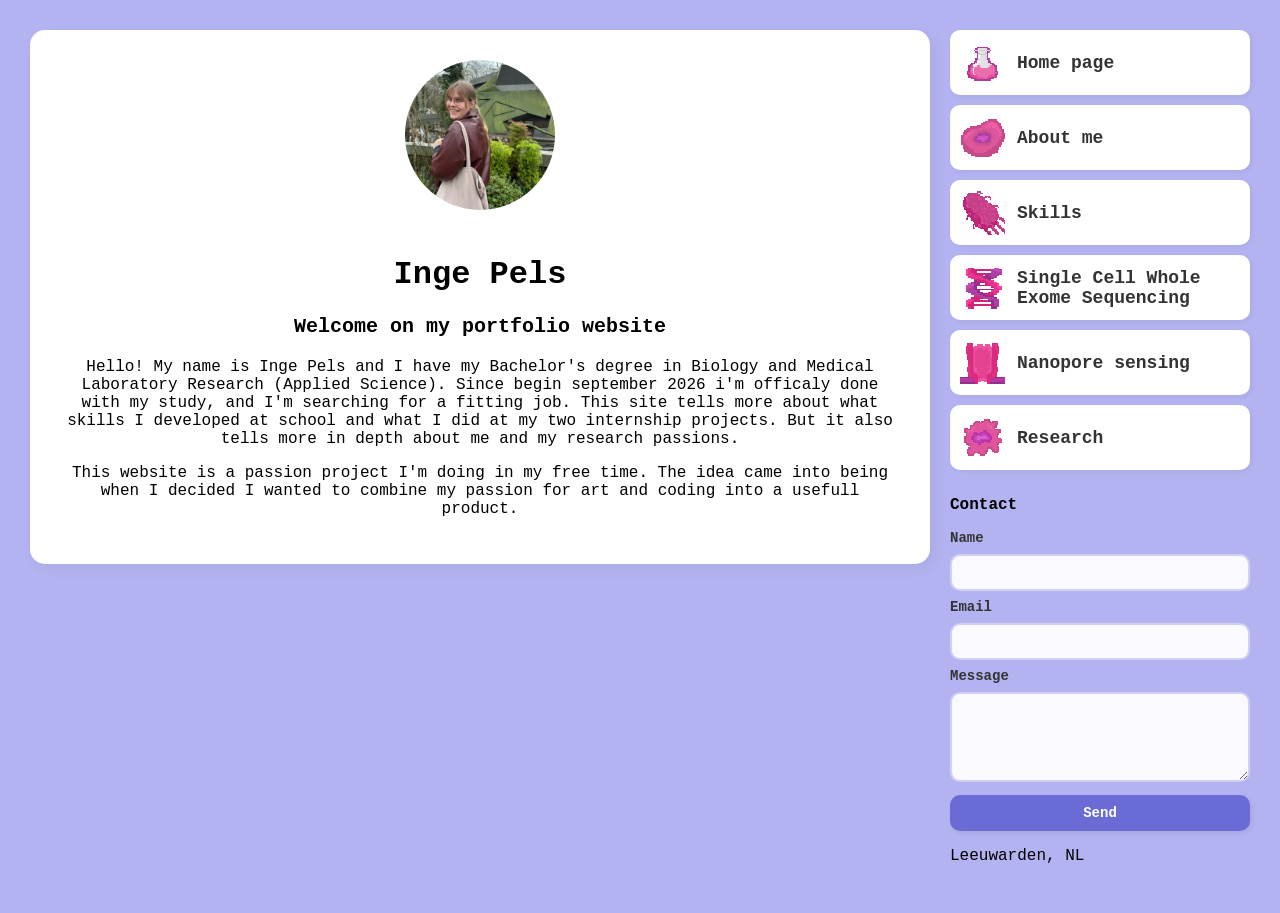
<file: index.html>
<!DOCTYPE html>
<html>
<head>
    <meta name="viewport" content="width=device-width, initial-scale=1.0">
    <title>Inge Pels portfolio</title>
    <link rel="stylesheet" href="style.css">
    <link href="https://fonts.google.com/specimen/DotGothic16" rel="stylesheet">
</head>







<body>

    <div class="portfolio-container">
     
        <img src="pf.jpg" alt="My profilepic" class="profielfoto">

  
        <h1>Inge Pels</h1>

   
        <div class="verhaal">
            <p style="font-size: 20px; text-align: center;"><b>Welcome on my portfolio website</b></p>
            <p>
               Hello! My name is Inge Pels and I have my Bachelor's degree in Biology and Medical Laboratory Research (Applied Science).
                Since begin september 2026 i'm officaly done with my study, and I'm searching for a fitting job.
                This site tells more about what skills I developed at school and what I did at my two internship projects.
                But it also tells more in depth about me and my research passions.

            </p>
            <p>
               This website is a passion project I'm doing in my free time. The idea came into being when I decided I wanted to 
               combine my passion for art and coding into a usefull product. 
            </p>
        </div>
    </div>

 <nav class="tabs-container">
        <a href="index.html" class="tab"> <img src="flask.png" class = "icon" > Home page</a>
        <a href="info.html" class="tab"><img src="cell.png" class="icon" > About me</a>
        <a href="skills.html" class="tab"> <img src="coli.png" class="icon" >Skills</a>
        <a href="exome.html" class="tab"><img src="DNA.png" class="icon"> Single Cell Whole Exome Sequencing</a>
        <a href="pore.html" class="tab"><img src="pore.png" class="icon"> Nanopore sensing </a>
        <a href="research.html" class="tab"> <img src="cancer.png" class="icon"> Research </a>
 <div class="info">
    <p><b>Contact</b></p>

    <form class="contact-form" action="https://formspree.io/f/meajvapj" method="POST">

        <label for="name">Name</label>
        <input type="text" id="name" name="name" required>

        <label for="email">Email</label>
        <input type="email" id="email" name="email" required>

        <label for="message">Message</label>
        <textarea id="message" name="message" rows="4" required></textarea>

        <button type="submit">Send</button>

    </form>

    <p>Leeuwarden, NL</p>
</div>
    </nav>
    </div>


</body>
</html>
</file>
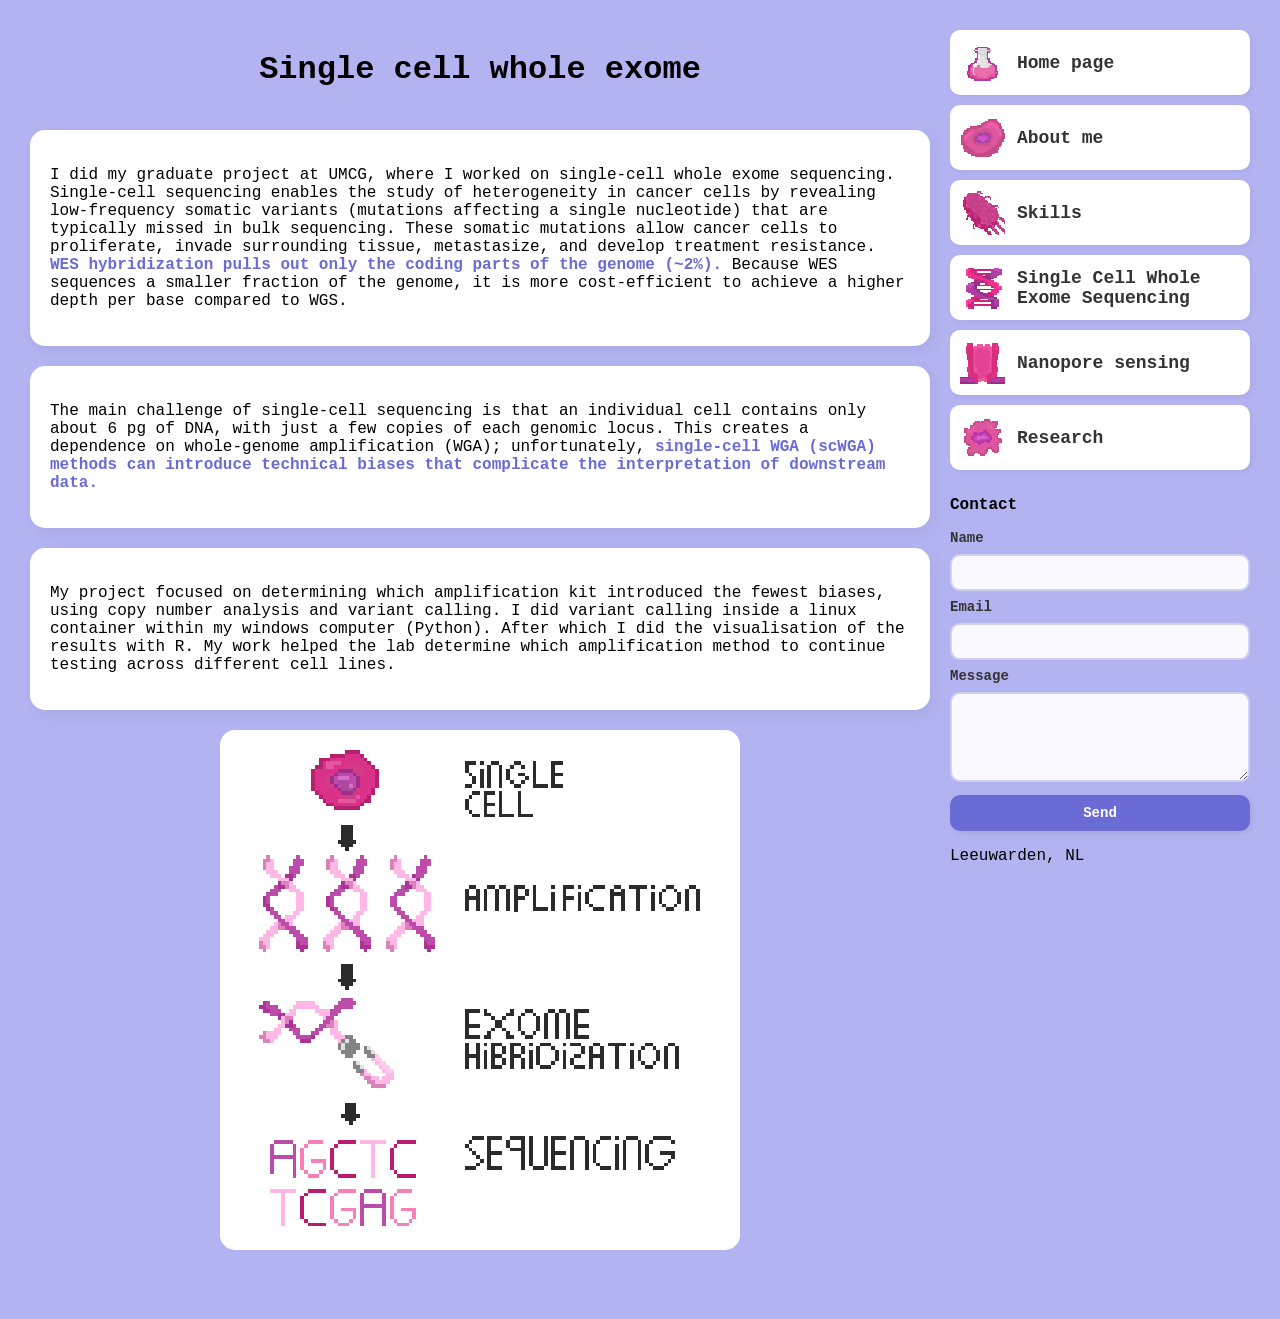
<file: exome.html>
<!DOCTYPE html>
<html>
<head>
    <meta name="viewport" content="width=device-width, initial-scale=1.0">
    <title>Mijn Portfolio</title>
    <link rel="stylesheet" href="style.css">
    <link href="https://fonts.google.com/specimen/DotGothic16" rel="stylesheet">
</head>



<body>
    <div class="content-left">
        <div class="txt1">
        <h1>Single cell whole exome</h1>
    </div>

    <div class="row-container"> 
        <div class="txt2">
            <p>
       I did my graduate project at UMCG, where I worked on single-cell whole exome sequencing.

Single-cell sequencing enables the study of heterogeneity in cancer cells by revealing low-frequency somatic variants (mutations affecting a single nucleotide) that are typically missed in bulk sequencing. These somatic mutations allow cancer cells to proliferate, invade surrounding tissue, metastasize, and develop treatment resistance. <a href="https://pmc.ncbi.nlm.nih.gov/articles/PMC5313163/" target="_blank"
                   rel="noopener noreferrer">WES hybridization pulls out only the coding parts of the genome (~2%).</a> Because WES sequences a smaller fraction of the genome, it is more cost-efficient to achieve a higher depth per base compared to WGS.
        </p>
        </div>
    </div>

    <div class="row-container">
     <div class="txt2">
            <p>
           The main challenge of single-cell sequencing is that an individual cell contains only about 6 pg of DNA, with just a few copies of each genomic locus. This creates a dependence on whole-genome amplification (WGA); unfortunately, <a href="https://doi.org/10.1016/j.crmeth.2025.101025" target="_blank"
                   rel="noopener noreferrer">single-cell WGA (scWGA) methods can introduce technical biases that complicate the interpretation of downstream data. </a>
      
        </p>
    </div> 
    </div>
    
   

    <div class="row-container" > 
        <div class="txt2">
            <p>My project focused on determining which amplification kit introduced the fewest biases, using copy number analysis and variant calling. 
                I did variant calling inside a linux container within my windows computer (Python). After which I did the visualisation of the results with R. 
                My work helped the lab determine which amplification method to continue testing across different cell lines.
       </p>
        </div>
    </div>
    <img src="exomebig.png" class="exome-image" alt="Exome diagram" > 
    </div>


    <nav class="tabs-container">
        <a href="index.html" class="tab"> <img src="flask.png" class = "icon" > Home page</a>
        <a href="info.html" class="tab"><img src="cell.png" class="icon" > About me</a>
        <a href="skills.html" class="tab"> <img src="coli.png" class="icon" >Skills</a>
        <a href="exome.html" class="tab"><img src="DNA.png" class="icon"> Single Cell Whole Exome Sequencing</a>
        <a href="pore.html" class="tab"><img src="pore.png" class="icon"> Nanopore sensing </a>
        <a href="research.html" class="tab"> <img src="cancer.png" class="icon"> Research </a>
        <div class="info">
     <div class="info">
    <p><b>Contact</b></p>

    <form class="contact-form" action="https://formspree.io/f/meajvapj" method="POST">

        <label for="name">Name</label>
        <input type="text" id="name" name="name" required>

        <label for="email">Email</label>
        <input type="email" id="email" name="email" required>

        <label for="message">Message</label>
        <textarea id="message" name="message" rows="4" required></textarea>

        <button type="submit">Send</button>

    </form>

    <p>Leeuwarden, NL</p>
</div>
    
    </div>

    

</body>
</html>
</file>
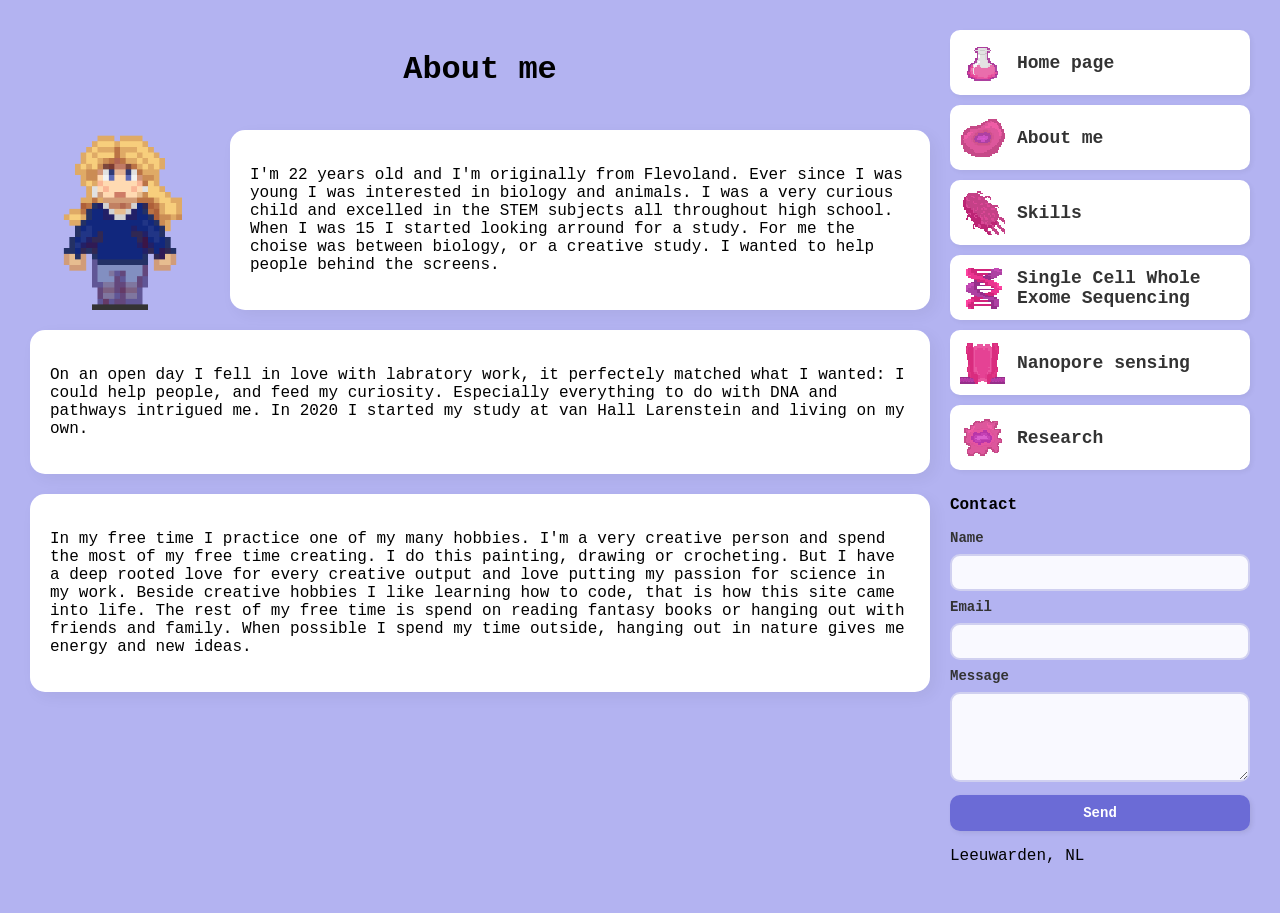
<file: info.html>
<!DOCTYPE html>
<html>
<head>
    <meta name="viewport" content="width=device-width, initial-scale=1.0">
    <title>Inge Pels portfolio</title>
    <link rel="stylesheet" href="style.css">
    <link href="https://fonts.google.com/specimen/DotGothic16" rel="stylesheet">
</head>



<body>
    <div class="content-left">
        <div class="txt1">
        <h1>About me</h1>
    </div>

    <div class="row-container">
        <img src="me3.png" class="side-gif" alt="Me in the stardew valley style"> 
        <div class="txt2">
            <p>
            I'm 22 years old and I'm originally from Flevoland. Ever since I was young I was interested in biology and animals. 
            I was a very curious child and excelled in the STEM subjects all throughout high school. When I was 15 I started looking arround for a study.
            For me the choise was between biology, or a creative study. I wanted to help people behind the screens.
        </p>

        </div>
    </div>

    <div class="row-container">
     <div class="txt2">
            <p>
   On an open day I fell in love with labratory work, it perfectely matched what I wanted: I could help people, and feed my curiosity.
            Especially everything to do with DNA and pathways intrigued me. In 2020 I started my study at van Hall Larenstein and living on my own.

        
        </p>
    </div> 
    </div>
    <div class="row-container">
        <div class="txt2">
            <p>
                In my free time I practice one of my many hobbies. I'm a very creative person and spend the most of my free time creating.
                I do this painting, drawing or crocheting. But I have a deep rooted love for every creative output and love putting my passion for science in my work. Beside creative hobbies
                I like learning how to code, that is how this site came into life. The rest of my free time is spend on reading fantasy books
                or hanging out with friends and family. When possible I spend my time outside, hanging out in nature gives me energy and new ideas.

            </p>
    
        </div>
    </div>
    </div>

 <nav class="tabs-container">
        <a href="index.html" class="tab"> <img src="flask.png" class = "icon" > Home page</a>
        <a href="info.html" class="tab"><img src="cell.png" class="icon" > About me</a>
        <a href="skills.html" class="tab"> <img src="coli.png" class="icon" >Skills</a>
        <a href="exome.html" class="tab"><img src="DNA.png" class="icon"> Single Cell Whole Exome Sequencing</a>
        <a href="pore.html" class="tab"><img src="pore.png" class="icon"> Nanopore sensing </a>
        <a href="research.html" class="tab"> <img src="cancer.png" class="icon"> Research </a>
        <div class="info">
       <div class="info">
    <p><b>Contact</b></p>

    <form class="contact-form" action="https://formspree.io/f/meajvapj" method="POST">

        <label for="name">Name</label>
        <input type="text" id="name" name="name" required>

        <label for="email">Email</label>
        <input type="email" id="email" name="email" required>

        <label for="message">Message</label>
        <textarea id="message" name="message" rows="4" required></textarea>

        <button type="submit">Send</button>

    </form>

    <p>Leeuwarden, NL</p>
</div>
    
    </div>

</body>
</html>
</file>
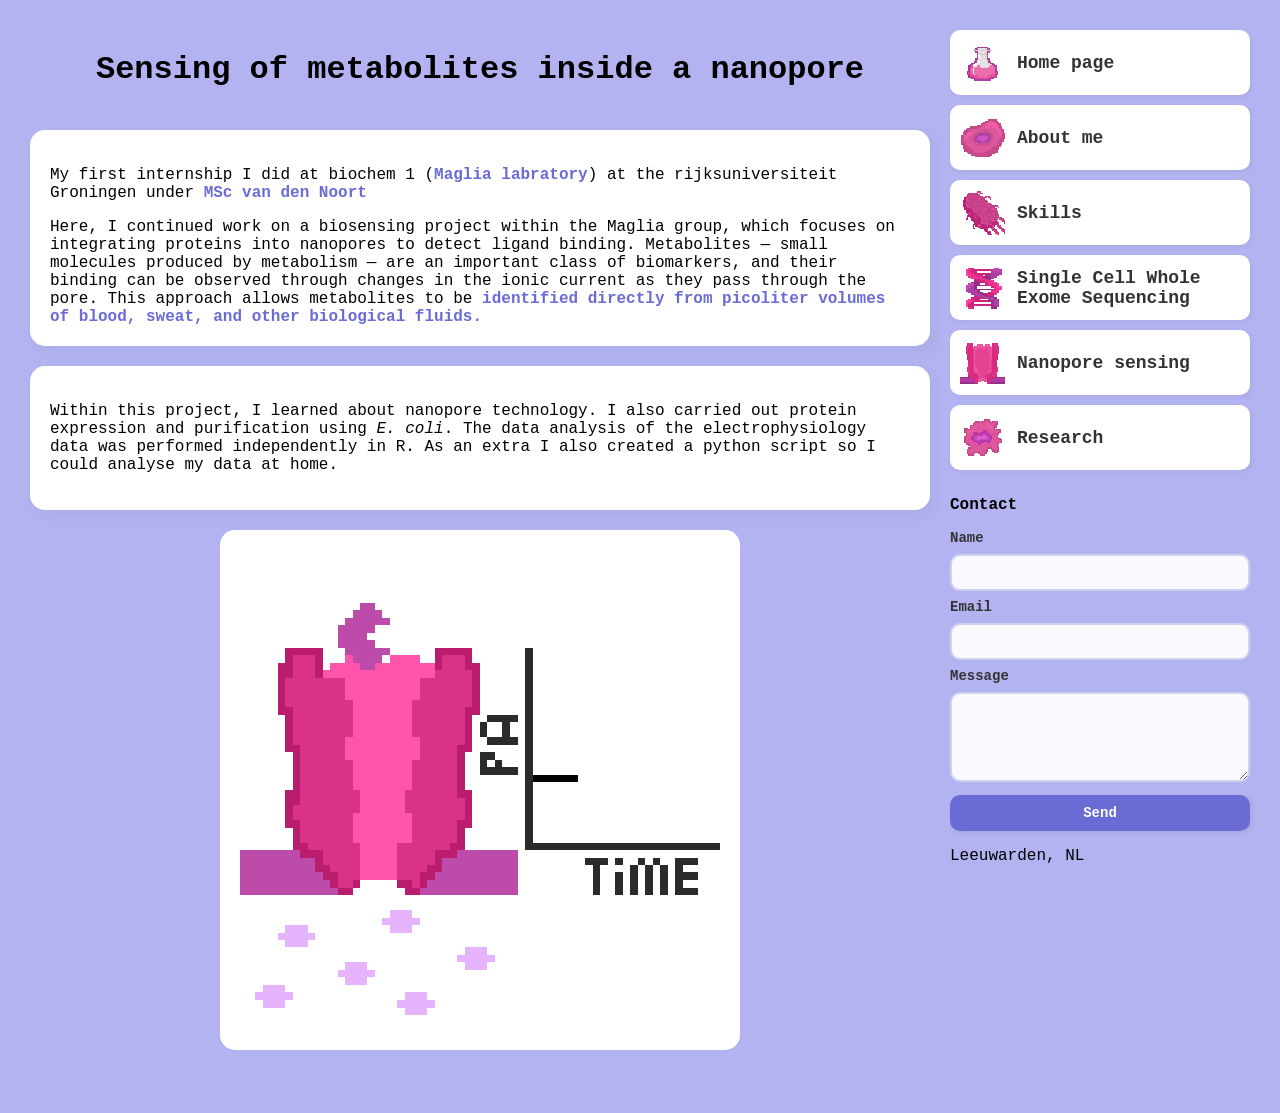
<file: pore.html>
<!DOCTYPE html>
<html>
<head>
    <meta name="viewport" content="width=device-width, initial-scale=1.0">
    <title>Inge Pels portfolio</title>
    <link rel="stylesheet" href="style.css">
    <link href="https://fonts.google.com/specimen/DotGothic16" rel="stylesheet">
</head>



<body>
    <div class="content-left">
        <div class="txt1">
        <h1>Sensing of metabolites inside a nanopore</h1>
    </div>

    <div class="row-container"> 
        <div class="txt2">
            <p>
        My first internship I did at biochem 1 (<a href="https://www.sm-biophysics.com/research/molecular-sensing" target="_blank" rel="noopener noreferrer">Maglia labratory</a>) at the rijksuniversiteit Groningen under <a href="https://www.rug.nl/staff/marco.van.den.noort/" target="_blank" rel="noopener noreferrer">MSc van den Noort</a><div class=""></div>
      Here, I continued work on a biosensing project within the Maglia group, which focuses on integrating proteins into nanopores to detect ligand binding. Metabolites — small molecules produced by metabolism — are an important class of biomarkers, and their binding can be observed through changes in the ionic current as they pass through the pore. 
      This approach allows metabolites to be <a href="https://www.nature.com/articles/s41467-018-06534-1"  target="_blank" rel="noopener noreferrer">identified directly from picoliter volumes of blood, sweat, and other biological fluids.</a>
        </div>
    </div>

    <div class="row-container">
     <div class="txt2">
            <p>
Within this project, I learned about nanopore technology. I also carried out protein expression and purification using <em>E. coli</em>.
The data analysis of the electrophysiology data was performed independently in R. As an extra I also created a python script so I could analyse my data at home.
        </p>
    </div> 
    </div>
    <img src="poreFinal.gif " class="exome-image" alt="Biosensing in nanopores" > 
    </div>

    <nav class="tabs-container">
        <a href="index.html" class="tab"> <img src="flask.png" class = "icon" > Home page</a>
        <a href="info.html" class="tab"><img src="cell.png" class="icon" > About me</a>
        <a href="skills.html" class="tab"> <img src="coli.png" class="icon" >Skills</a>
        <a href="exome.html" class="tab"><img src="DNA.png" class="icon"> Single Cell Whole Exome Sequencing</a>
        <a href="pore.html" class="tab"><img src="pore.png" class="icon"> Nanopore sensing </a>
        <a href="research.html" class="tab"> <img src="cancer.png" class="icon"> Research </a>
      <div class="info">
    <p><b>Contact</b></p>

    <form class="contact-form" action="https://formspree.io/f/meajvapj" method="POST">

        <label for="name">Name</label>
        <input type="text" id="name" name="name" required>

        <label for="email">Email</label>
        <input type="email" id="email" name="email" required>

        <label for="message">Message</label>
        <textarea id="message" name="message" rows="4" required></textarea>

        <button type="submit">Send</button>

    </form>

    <p>Leeuwarden, NL</p>
</div>
    </div>
    
    </div>

</body>
</html>
</file>
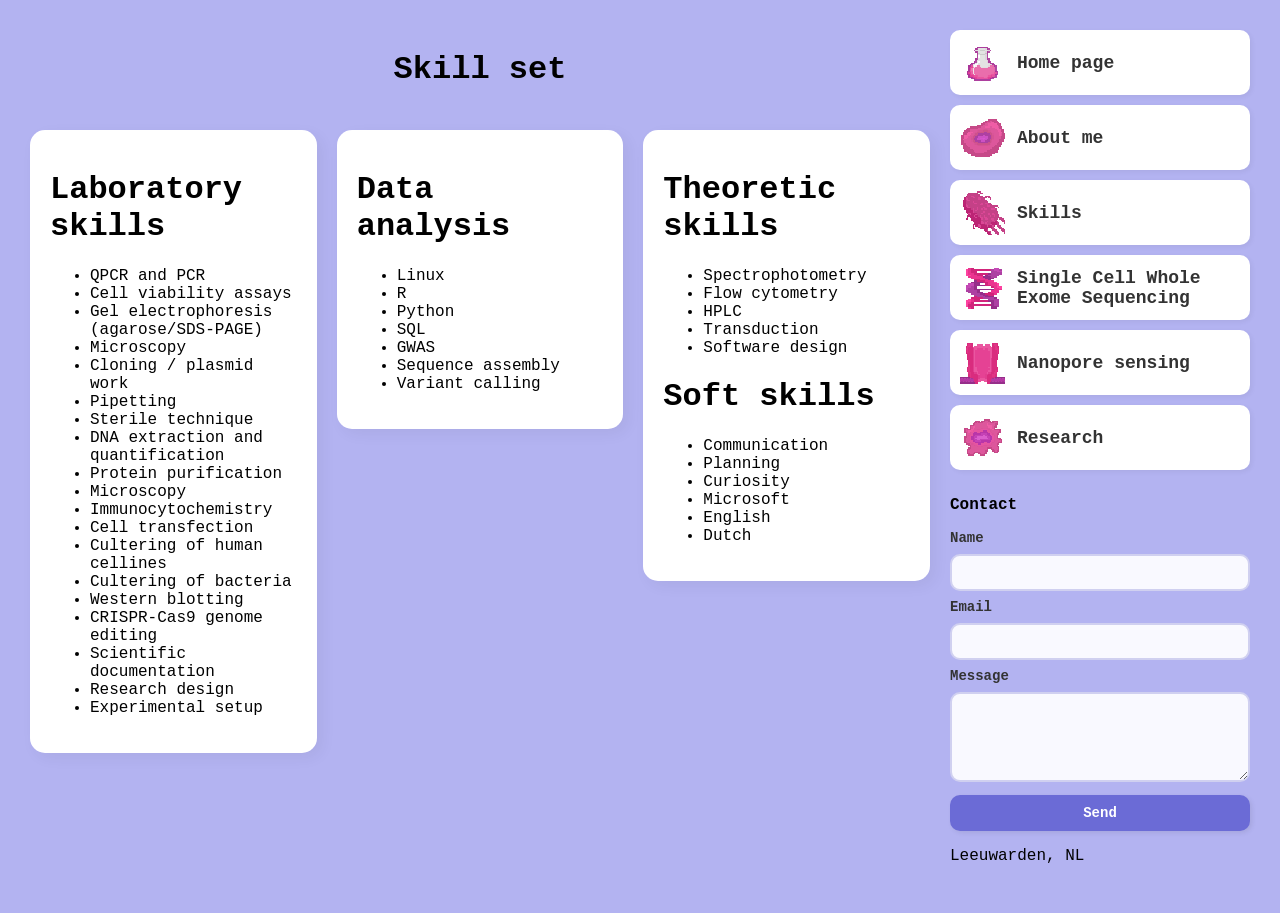
<file: skills.html>
<!DOCTYPE html>
<html>
<head>
    <meta name="viewport" content="width=device-width, initial-scale=1.0">
    <title>Inge Pels portfolio</title>
    <link rel="stylesheet" href="style.css">
    <link href="https://fonts.google.com/specimen/DotGothic16" rel="stylesheet">
</head>



<body>
    <div class="content-left">
        <div class="txt1">
        <h1>Skill set </h1>
    </div>

    <div class="row-container">
    <div class="txt2">
        <h1>Laboratory skills</h1>
       <ul>
        <li>QPCR and PCR</li>
        <li>Cell viability assays</li>
        <li>Gel electrophoresis (agarose/SDS-PAGE)</li>
        <li>Microscopy</li>
        <li>Cloning / plasmid work</li>
        <li>Pipetting</li>
        <li>Sterile technique</li>
        <li>DNA extraction and quantification</li>
        <li>Protein purification</li>
        <li>Microscopy</li>
        <li>Immunocytochemistry</li>
        <li>Cell transfection</li>
        <li>Cultering of human cellines</li>
        <li>Cultering of bacteria</li>
        <li>Western blotting</li>
        <li>CRISPR-Cas9 genome editing</li>
        <li>Scientific documentation</li>
        <li>Research design</li>
        <li>Experimental setup</li>
       </ul>

    </div>
    <div class="txt2">
        <h1>Data analysis</h1>
        <ul>
         <li>Linux</li>
         <li>R</li>
        <li>Python</li>
        <li>SQL</li>
        <li>GWAS</li>
        <li>Sequence assembly</li>
        <li>Variant calling</li>
        
         </ul>
        
    </div>
    <div class="txt2">
        <h1>Theoretic skills</h1>
        <ul>
         <li>Spectrophotometry</li>
         <li>Flow cytometry</li>
         <li>HPLC</li>
        <li>Transduction</li>
         <li>Software design</li>
         </ul>
        <h1>Soft skills</h1>
         <ul>
         <li>Communication</li>
         <li>Planning</li>
         <li>Curiosity</li>
         <li>Microsoft</li>
         <li>English</li>
         <li>Dutch</li>


         </ul>
    </div>
</div>
 </div>


 <nav class="tabs-container">
        <a href="index.html" class="tab"> <img src="flask.png" class = "icon" > Home page</a>
        <a href="info.html" class="tab"><img src="cell.png" class="icon" > About me</a>
        <a href="skills.html" class="tab"> <img src="coli.png" class="icon" >Skills</a>
        <a href="exome.html" class="tab"><img src="DNA.png" class="icon"> Single Cell Whole Exome Sequencing</a>
        <a href="pore.html" class="tab"><img src="pore.png" class="icon"> Nanopore sensing </a>
        <a href="research.html" class="tab"> <img src="cancer.png" class="icon"> Research </a>
       <div class="info">
    <p><b>Contact</b></p>

    <form class="contact-form" action="https://formspree.io/f/meajvapj" method="POST">

        <label for="name">Name</label>
        <input type="text" id="name" name="name" required>

        <label for="email">Email</label>
        <input type="email" id="email" name="email" required>

        <label for="message">Message</label>
        <textarea id="message" name="message" rows="4" required></textarea>

        <button type="submit">Send</button>

    </form>

    <p>Leeuwarden, NL</p>
</div>
    </div>

</body>
</html>
</file>
<file: style.css>
* {
    box-sizing: border-box;
}

body {
    background-color: rgb(179, 179, 241);
    font-family: "DotGothic16", monospace;
    margin: 0;
    padding: 30px;
    display: flex;
    flex-direction: row;
    justify-content: center;
    align-items: flex-start;
    gap: 20px;
}

.profielfoto {
    width: 150px;
    height: 150px;
    object-fit: cover;
    border-radius: 50%;
    margin-bottom: 20px;
}

.content-left {
    width: min(100%, 1000px);
    min-width: 0;
    display: flex;
    flex-direction: column;
    gap: 20px;
}

.row-container {
    display: flex;
    flex-direction: row;
    gap: 20px;
    width: 100%;
    align-items: flex-start;
}
.txt1{
    text-align: center;
}

.txt2 {
    background-color: white;
    width: 100%;
    max-width: 900px;
    padding: 20px;
    border-radius: 15px;
    box-shadow: 5px 5px 15px rgba(0,0,0,0.05);
    text-align: left;
}

.txt2 a {
    color: #6b6bd6;
    text-decoration: none;
    font-weight: bold;
    transition: 0.2s;
}

.txt2 a:hover {
    color: #333;
    text-decoration: none;
}

.tabs-container {
    width: 300px;
    flex: 0 0 300px;
    display: flex;
    flex-direction: column;
    gap: 10px;
    position: sticky;
    top: 20px;
    align-self: flex-start;
}

.tab {
    width: 100%;
    height: 65px;
    box-sizing: border-box;
    background-color: white;
    display: flex;
    align-items: center;
    padding: 10px;
    text-decoration: none;
    color: #333;
    font-weight: bold;
    font-size: large;
    border-radius: 10px;
    box-shadow: 2px 2px 5px rgba(0,0,0,0.05);
    transition: 0.3s;
}

.tab:hover {
    background-color: #f0f0f0;
    transform: translateX(5px);
}

.icon {
    width: 45px;
    height: 45px;
    margin-right: 12px;
    flex-shrink: 0;
    image-rendering: pixelated;
}

.side-gif {
    max-width: 180px;
    height: auto;
    border-radius: 15px;
    align-self: flex-start;
}

.exome-image {
    width: 520px;
    max-width: 100%;
    height: auto;
    display: block;
    padding: 20px;
    box-sizing: border-box;
    border-radius: 15px;
    margin: 0 auto 20px;
    background-color: white;
    image-rendering: pixelated;
}


.link-card {
    display: flex;
    flex: 1 ;
    flex-direction: column;
    color: #333;
    background-color: #f9f9f9;
    border-radius: 10px;
    overflow: hidden;
    margin: 15px 0;
}

.link-card a {
    color: #6b6bd6;
    text-decoration: none;
    font-weight: bold;
    transition: 0.2s;
}

.link-card a:hover {
    color: #333;
    text-decoration: none;
}

.link-card-img {
    width: 200px;
    height: 150px;
    object-fit: cover;
    display: block;
}



.portfolio-container {
    background-color: white;
    width: min(100%, 1000px);
    padding: 30px;
    border-radius: 15px;
    box-shadow: 5px 5px 15px rgba(0,0,0,0.05);
    text-align: center;
}

.contact-form {
    display: flex;
    flex-direction: column;
    gap: 8px;
    margin-top: 12px;
    text-align: left;
}

.contact-form label {
    font-size: 14px;
    font-weight: bold;
    color: #333;
}

.contact-form input,
.contact-form textarea {
    width: 100%;
    padding: 9px 10px;
    border: 2px solid #d0d0f0;
    border-radius: 10px;
    background-color: #f9f9ff;
    color: #333;
    font-family: "DotGothic16", monospace;
    font-size: 13px;
    outline: none;
    transition: 0.2s;
}

.contact-form input:focus,
.contact-form textarea:focus {
    border-color: rgb(107, 107, 214);
    background-color: white;
    box-shadow: 2px 2px 8px rgba(107, 107, 214, 0.15);
}

.contact-form textarea {
    resize: vertical;
    min-height: 90px;
}

.contact-form button {
    margin-top: 5px;
    padding: 10px 15px;
    border: none;
    border-radius: 10px;
    background-color: rgb(107, 107, 214);
    color: white;
    font-family: "DotGothic16", monospace;
    font-size: 14px;
    font-weight: bold;
    cursor: pointer;
    box-shadow: 2px 2px 5px rgba(0, 0, 0, 0.08);
    transition: 0.3s;
}

.contact-form button:hover {
    background-color: rgb(85, 85, 180);
    transform: translateX(3px);
}




@media (max-width: 900px) {
    body {
        padding: 20px;
        flex-direction: column;
        align-items: center;
    }
  .tabs-container {
    display: contents;
}

.tab {
    order: -1;
    width: 100%;
    max-width: 700px;
    align-self: center;
}

.content-left {
    order: 0;
}

.info {
    order: 1;
    width: 100%;
    max-width: 700px;
    align-self: center;
    background-color: white;
    padding: 20px;
    border-radius: 15px;
    box-shadow: 5px 5px 15px rgba(0,0,0,0.05);
    box-sizing: border-box;
}
    .content-left {
        width: 100%;
        max-width: 700px;
    }

    .row-container {
        flex-direction: column;
    }

    .txt2 {
        width: 100%;
        max-width: none;
    }

    .side-gif {
        max-width: 100%;
        align-self: center;
    }

    .exome-image {
        width: 100%;
        max-width: 520px;
    }
}




@media (max-width: 500px) {
    body {
        padding: 10px;
    }
    .tabs-container {
        width: 100%;
    }
    .tab {
        height: 60px;
        font-size: 14px;
    }
    .icon {
        width: 40px;
        height: 40px;
    }
    .txt2 {
        padding: 15px;
    }
    .portfolio-container {
        padding: 20px;
    }
}
</file>
